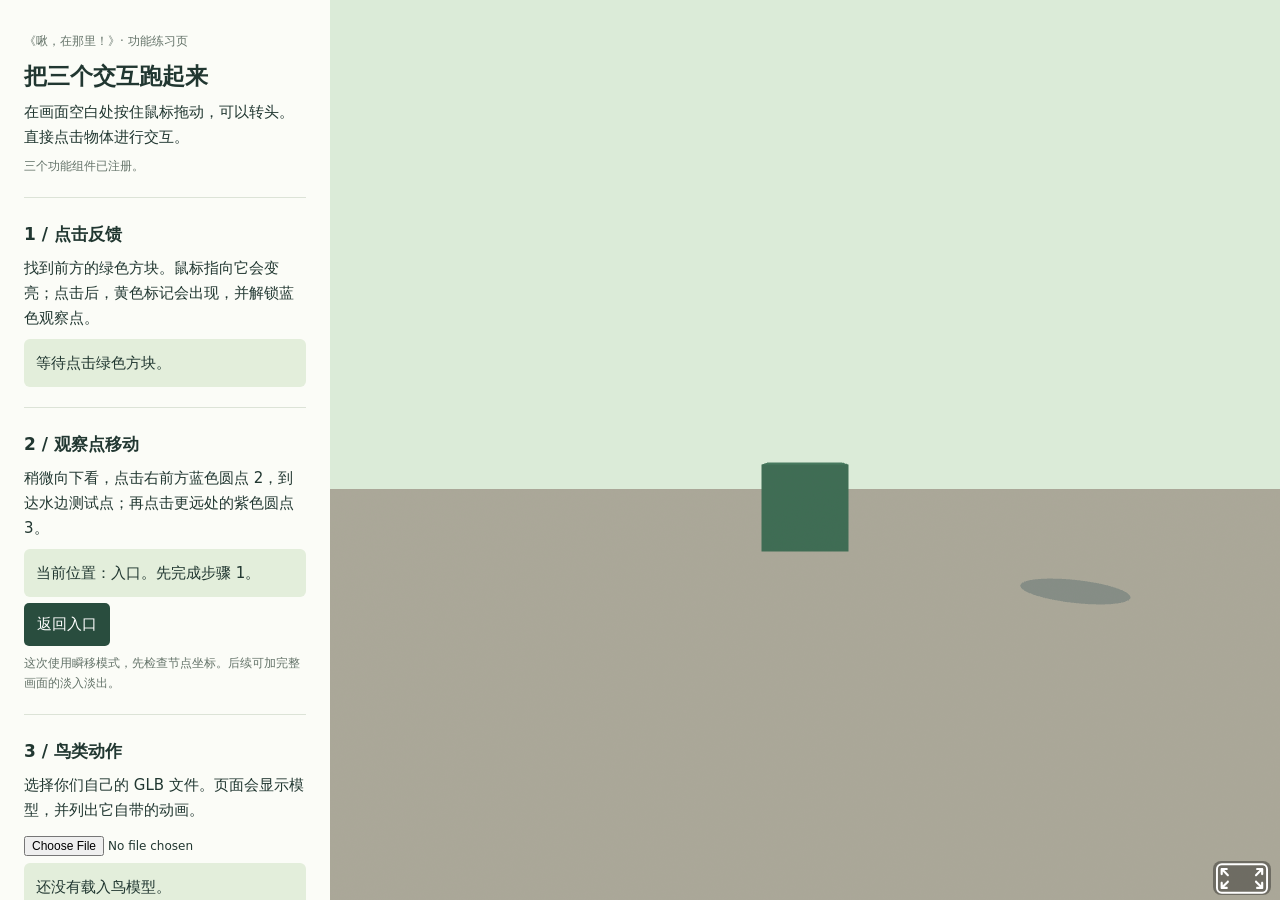
<file: docs/啾在那里/plugin-test.html>
<!doctype html>
<html lang="zh-CN">
<head>
  <meta charset="utf-8">
  <meta name="viewport" content="width=device-width, initial-scale=1">
  <title>啾，在那里！｜A-Frame 插件练习</title>
  <style>
    *{box-sizing:border-box}body{margin:0;font:15px/1.65 system-ui,"Microsoft YaHei",sans-serif;color:#213731;background:#eff3ec}
    main{display:grid;grid-template-columns:330px 1fr;min-height:100vh}aside{padding:24px;background:#fbfcf7;overflow:auto;max-height:100vh}
    h1{font-size:23px;line-height:1.4;margin:0 0 8px}h2{font-size:17px;margin:20px 0 8px}p{margin:8px 0}.small{font-size:12px;color:#647369}
    .step{border-top:1px solid #dce3d7;margin-top:20px;padding-top:2px}.status{padding:12px;background:#e3eedb;border-radius:6px}
    button,select,input{font:inherit;max-width:100%}button{background:#294d3e;color:white;border:0;border-radius:5px;padding:9px 13px;cursor:pointer;margin:6px 4px 0 0}
    button:disabled,select:disabled{opacity:.5;cursor:default}select{width:100%;padding:7px;margin:7px 0}input[type=file]{font-size:12px;width:100%;margin:6px 0}
    #stage{height:100vh;min-width:0}a-scene{height:100%;width:100%}#clips{word-break:break-word}code{font-size:12px;background:#edf0e8;padding:2px 4px}
    @media(max-width:760px){main{display:block}aside{max-height:none}#stage{height:65vh}h1{font-size:20px}}
  </style>
  <!-- 01：加载顺序。三个文件已附在 vendor 中。 -->
  <script src="vendor/aframe.min.js"></script>
  <script src="vendor/aframe-event-set-component.min.js"></script>
  <script src="vendor/aframe-extras.min.js"></script>
</head>
<body>
<main>
  <aside>
    <p class="small">《啾，在那里！》· 功能练习页</p>
    <h1>把三个交互跑起来</h1>
    <p>在画面空白处按住鼠标拖动，可以转头。直接点击物体进行交互。</p>
    <p id="library-status" class="small">正在检查脚本…</p>
    <section class="step">
      <h2>1 / 点击反馈</h2>
      <p>找到前方的绿色方块。鼠标指向它会变亮；点击后，黄色标记会出现，并解锁蓝色观察点。</p>
      <div id="clue-status" class="status">等待点击绿色方块。</div>
    </section>
    <section class="step">
      <h2>2 / 观察点移动</h2>
      <p>稍微向下看，点击右前方蓝色圆点 2，到达水边测试点；再点击更远处的紫色圆点 3。</p>
      <div id="move-status" class="status">当前位置：入口。先完成步骤 1。</div>
      <button id="home" type="button">返回入口</button>
      <p class="small">这次使用瞬移模式，先检查节点坐标。后续可加完整画面的淡入淡出。</p>
    </section>
    <section class="step">
      <h2>3 / 鸟类动作</h2>
      <p>选择你们自己的 GLB 文件。页面会显示模型，并列出它自带的动画。</p>
      <input id="model-file" type="file" accept=".glb">
      <div id="model-status" class="status">还没有载入鸟模型。</div>
      <p id="clips" class="small">动画列表：等待模型。</p>
      <select id="clip-select" aria-label="选择模型动画" disabled><option>尚无动画</option></select>
      <button id="play" disabled type="button">播放所选动作</button>
      <button id="stop" disabled type="button">暂停动作</button>
      <button id="approach" disabled type="button">整体靠近测试</button>
      <p class="small">“整体靠近”移动整个模型。转头、振翅等内部动作，需要模型本身有动画。</p>
    </section>
    <p class="small">刷新会重置练习。选择文件只用于本地试跑；正式项目需将模型放进 assets/models 并改成固定路径。</p>
  </aside>
  <div id="stage">
    <!-- 02：允许鼠标选择 class="clickable" 的物体。 -->
    <a-scene id="scene" embedded cursor="rayOrigin: mouse; fuse: false" raycaster="objects: .clickable" vr-mode-ui="enabled: false" background="color: #DBEBD8">
      <a-plane rotation="-90 0 0" width="40" height="40" color="#E7E3CF"></a-plane>
      <a-light type="ambient" intensity="0.9"></a-light>
      <a-light type="directional" intensity="0.8" position="-3 8 4"></a-light>

      <!-- 03：Event Set。发现标记后，黄色 reward 显示出来。 -->
      <a-box id="clue" class="clickable" position="0 1.2 -2" width="0.6" height="0.6" depth="0.6" color="#63A682"
        event-set__enter="_event: mouseenter; color: #A4D99B"
        event-set__leave="_event: mouseleave; color: #63A682"
        event-set__found="_event: click; _target: #reward; visible: true"></a-box>
      <a-octahedron id="reward" position="0 2.05 -2" radius="0.2" color="#E6B953" visible="false"></a-octahedron>

      <!-- 04：Checkpoints。offset 抵消圆点的高度，使 rig 的脚部仍在 y=0。 -->
      <a-circle id="entry" class="clickable" checkpoint="offset: 0 -0.03 0" position="0 0.03 2" rotation="-90 0 0" radius="0.55" color="#86A891"></a-circle>
      <a-circle id="water" checkpoint="offset: 0 -0.03 0" position="3 0.03 -4" rotation="-90 0 0" radius="0.55" color="#B6C0B6"></a-circle>
      <a-text value="2" position="3 0.7 -4" align="center" color="#344B43" width="5"></a-text>
      <a-circle id="clearing" checkpoint="offset: 0 -0.03 0" position="0 0.03 -10" rotation="-90 0 0" radius="0.55" color="#B6C0B6"></a-circle>
      <a-text value="3" position="0 0.7 -10" align="center" color="#344B43" width="5"></a-text>

      <!-- 05：使用自己的 GLB 后，此实体会得到 gltf-model 和 animation-mixer。 -->
      <a-entity id="heron" position="0 0 -7" visible="false"></a-entity>

      <!-- 06：只有一个相机。rig 管位置，相机提供眼睛高度和转头。 -->
      <a-entity id="rig" position="0 0 2" movement-controls="controls: checkpoint" checkpoint-controls="mode: teleport">
        <a-entity id="camera" camera position="0 1.6 0" look-controls></a-entity>
      </a-entity>
    </a-scene>
  </div>
</main>
<script>
  // 07：以下是练习页自己的逻辑，插件不会自动生成剧情规则。
  const scene = document.querySelector('#scene');
  const rig = document.querySelector('#rig');
  const bird = document.querySelector('#heron');
  const select = document.querySelector('#clip-select');
  const info = id => document.getElementById(id);
  let modelURL = null;
  let groundY = 0;

  info('library-status').textContent = window.AFRAME && AFRAME.components['event-set'] && AFRAME.components['animation-mixer'] && AFRAME.components['checkpoint-controls'] ? '三个功能组件已注册。' : '脚本未完整加载。请检查 vendor 文件夹和 F12 控制台。';

  document.querySelector('#clue').addEventListener('click', () => {
    info('clue-status').textContent = '点击成功：标记出现，观察点 2 已解锁。';
    const water = document.querySelector('#water');
    water.classList.add('clickable');
    water.setAttribute('color', '#5DA4B9');
    info('move-status').textContent = '现在可以点击蓝色圆点 2。';
  });

  rig.addEventListener('navigation-end', event => {
    const target = event.detail.checkpoint.id;
    const names = {entry:'入口', water:'水边测试点', clearing:'最终空地测试点'};
    info('move-status').textContent = '已到达：' + names[target];
    if (target === 'water') {
      const clearing = document.querySelector('#clearing');
      clearing.classList.add('clickable');
      clearing.setAttribute('color', '#A88CBB');
      info('move-status').textContent += '。观察点 3 已解锁。';
    }
  });

  info('home').addEventListener('click', () => {
    if (!rig.components['checkpoint-controls']) return;
    rig.components['checkpoint-controls'].setCheckpoint(document.querySelector('#entry'));
    info('move-status').textContent = '当前位置：入口。已解锁的观察点仍可使用。';
  });

  info('model-file').addEventListener('change', event => {
    const file = event.target.files[0];
    if (!file) return;
    if (!file.name.toLowerCase().endsWith('.glb')) {
      info('model-status').textContent = '此练习请选择 GLB。GLTF 的外部纹理和 bin 需保持文件夹关系。'; return;
    }
    if (modelURL) URL.revokeObjectURL(modelURL);
    modelURL = URL.createObjectURL(file);
    bird.removeAttribute('animation-mixer');
    bird.removeAttribute('animation__approach');
    bird.setAttribute('visible', false);
    bird.setAttribute('scale', '1 1 1');
    bird.setAttribute('position', '0 0 -7');
    select.disabled = true;
    ['play','stop','approach'].forEach(id => info(id).disabled = true);
    info('model-status').textContent = '正在载入：' + file.name;
    bird.setAttribute('gltf-model', modelURL);
  });

  bird.addEventListener('model-loaded', event => {
    const model = event.detail.model;
    const box = new AFRAME.THREE.Box3().setFromObject(model);
    const size = box.getSize(new AFRAME.THREE.Vector3());
    const scale = 1.2 / Math.max(size.x, size.y, size.z, 0.001);
    groundY = -box.min.y * scale;
    bird.setAttribute('scale', {x:scale,y:scale,z:scale});
    bird.setAttribute('position', {x:0,y:groundY,z:-7});
    bird.setAttribute('visible', true);
    const clips = model.animations || [];
    select.replaceChildren();
    clips.forEach((clip, index) => {
      const option = document.createElement('option');
      option.value = clip.name; option.textContent = clip.name || '(未命名动画 ' + index + ')'; select.append(option);
    });
    info('approach').disabled = false;
    info('clips').textContent = '动画列表：' + (clips.length ? clips.map(c => c.name).join(' / ') : '没有嵌入动画');
    if (clips.length) {
      select.disabled = false; info('play').disabled = false; info('stop').disabled = false;
      info('model-status').textContent = '模型已载入。选择动作，再按“播放所选动作”。';
    } else {
      select.add(new Option('模型没有动画', ''));
      info('model-status').textContent = '模型已载入，但它没有嵌入动画。可以先做整体靠近测试。';
    }
  });
  bird.addEventListener('model-error', () => info('model-status').textContent = '模型加载失败。请检查文件是否为有效 GLB、是否需要外部贴图，或查看 F12 错误。');

  info('play').addEventListener('click', () => bird.setAttribute('animation-mixer', {clip:select.value,loop:'repeat',crossFadeDuration:0.3,timeScale:1}));
  info('stop').addEventListener('click', () => {
    if (bird.components['animation-mixer']) bird.setAttribute('animation-mixer','timeScale',0);
  });
  info('approach').addEventListener('click', () => {
    const p = rig.getAttribute('position');
    bird.removeAttribute('animation__approach');
    bird.setAttribute('animation__approach', {property:'position',to:`${p.x} ${groundY} ${p.z - 2}`,dur:1800,easing:'easeInOutQuad'});
    info('model-status').textContent = '整个模型移动到观察点前方。内部的转头、振翅仍需要对应动画。';
  });
</script>
</body>
</html>
</file>
